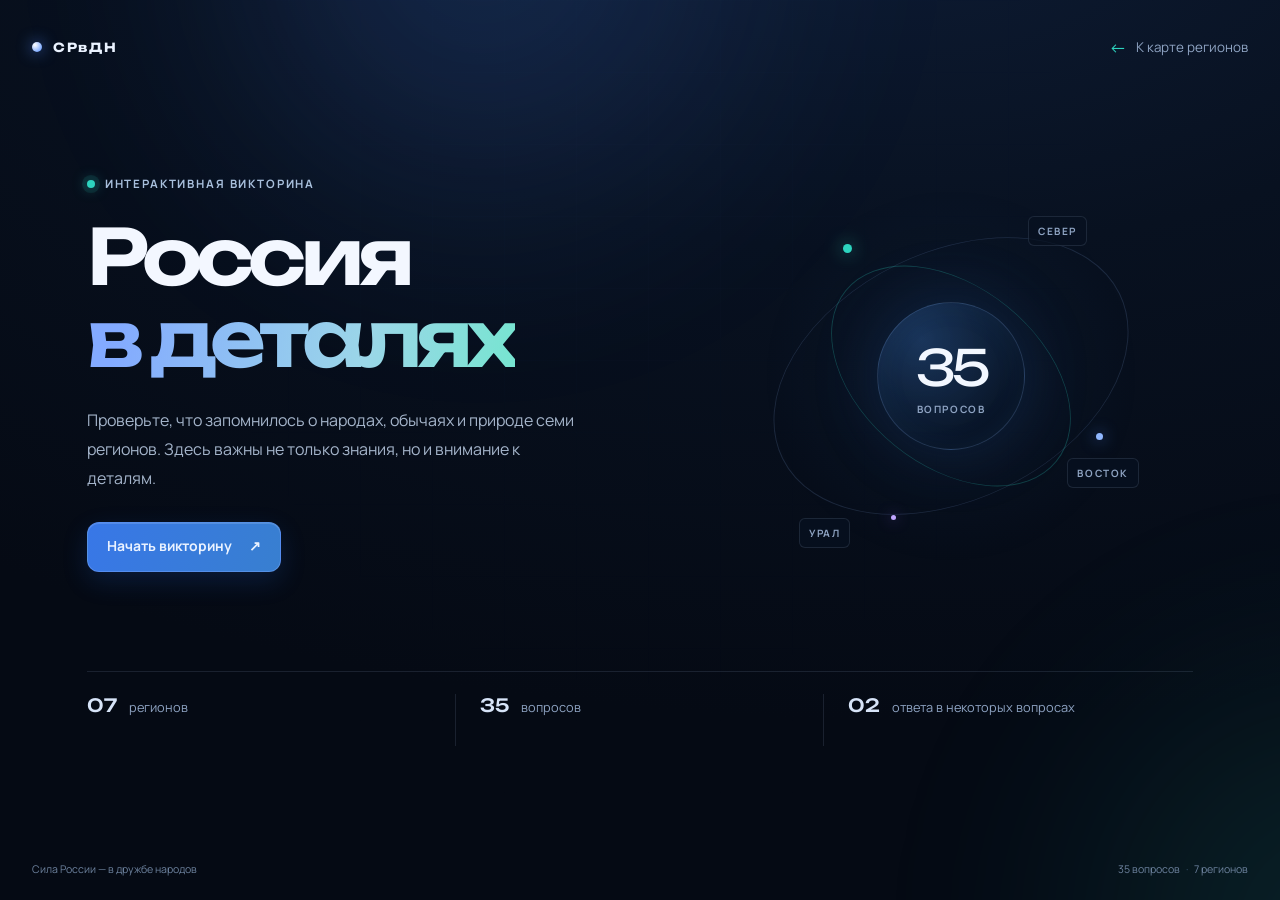
<file: тест/test.html>
<!DOCTYPE html>
<html lang="ru">
<head>
  <meta charset="UTF-8">
  <meta name="viewport" content="width=device-width, initial-scale=1">
  <meta name="theme-color" content="#081120">
  <meta name="description" content="Интерактивная викторина о народах и традициях регионов России.">
  <title>Викторина о народах России</title>
  <link rel="preconnect" href="https://fonts.googleapis.com">
  <link rel="preconnect" href="https://fonts.gstatic.com" crossorigin>
  <link href="https://fonts.googleapis.com/css2?family=Unbounded:wght@400;500;600;700&family=Manrope:wght@400;500;600;700&display=swap" rel="stylesheet">
  <link rel="stylesheet" href="../style.css">
  <link rel="stylesheet" href="test.css">
  <script src="test.js" defer></script>
</head>
<body class="quiz-page">
  <div class="quiz-atmosphere" aria-hidden="true">
    <span class="quiz-atmosphere__glow quiz-atmosphere__glow--blue"></span>
    <span class="quiz-atmosphere__glow quiz-atmosphere__glow--teal"></span>
    <span class="quiz-atmosphere__grid"></span>
  </div>

  <main class="quiz-shell">
    <header class="quiz-topbar">
      <a class="quiz-brand" href="../index.html" aria-label="На главную сайта">
        <span class="quiz-brand__mark" aria-hidden="true"></span>
        <span>СРвДН</span>
      </a>
      <a class="quiz-back-link" href="../index.html">
        <span aria-hidden="true">←</span>
        <span>К карте регионов</span>
      </a>
    </header>

    <section class="quiz-intro" id="quizIntro" aria-labelledby="quizTitle">
      <div class="quiz-intro__copy">
        <p class="quiz-eyebrow"><span class="quiz-eyebrow__dot"></span>Интерактивная викторина</p>
        <h1 class="quiz-intro__title" id="quizTitle">Россия<br><span>в деталях</span></h1>
        <p class="quiz-intro__description">Проверьте, что запомнилось о народах, обычаях и природе семи регионов. Здесь важны не только знания, но и внимание к деталям.</p>
        <button class="quiz-button quiz-button--primary quiz-start" id="startQuiz" type="button">
          Начать викторину
          <span aria-hidden="true">↗</span>
        </button>
      </div>
      <div class="quiz-intro__art" aria-hidden="true">
        <div class="quiz-orbit quiz-orbit--outer"></div>
        <div class="quiz-orbit quiz-orbit--inner"></div>
        <div class="quiz-orbit__core"><span>35</span><small>вопросов</small></div>
        <span class="quiz-orbit__point quiz-orbit__point--one"></span>
        <span class="quiz-orbit__point quiz-orbit__point--two"></span>
        <span class="quiz-orbit__point quiz-orbit__point--three"></span>
        <span class="quiz-orbit__label quiz-orbit__label--north">СЕВЕР</span>
        <span class="quiz-orbit__label quiz-orbit__label--east">ВОСТОК</span>
        <span class="quiz-orbit__label quiz-orbit__label--south">УРАЛ</span>
      </div>
      <div class="quiz-intro__facts" aria-label="О викторине">
        <div class="quiz-intro__fact"><strong>07</strong><span>регионов</span></div>
        <div class="quiz-intro__fact"><strong>35</strong><span>вопросов</span></div>
        <div class="quiz-intro__fact"><strong>02</strong><span>ответа в некоторых вопросах</span></div>
      </div>
    </section>

    <section class="quiz-stage" id="quizStage" hidden aria-label="Прохождение викторины">
      <div class="quiz-progress">
        <div class="quiz-progress__top">
          <div>
            <p class="quiz-progress__eyebrow">Ваш маршрут</p>
            <p class="quiz-progress__count"><span id="answeredCount">0</span><span class="quiz-progress__divider">/</span>35 <span class="quiz-progress__unit">отвечено</span></p>
          </div>
          <p class="quiz-progress__percent" id="progressPercent">0%</p>
        </div>
        <div class="quiz-progress__track" id="progressTrack" role="progressbar" aria-label="Прогресс отвеченных вопросов" aria-valuemin="0" aria-valuemax="35" aria-valuenow="0">
          <span class="quiz-progress__fill" id="progressFill"></span>
        </div>
      </div>

      <div class="quiz-layout">
        <section class="quiz-question-card" aria-labelledby="questionTitle">
          <div class="quiz-question-card__meta">
            <span class="quiz-question-card__number"><span id="currentQuestionNumber">01</span><span>/ 35</span></span>
            <span class="quiz-region-tag" id="questionSource"></span>
          </div>
          <p class="quiz-multiple-hint" id="multipleHint" hidden><span aria-hidden="true">＋</span> Выберите два варианта ответа</p>
          <h2 class="quiz-question" id="questionTitle" tabindex="-1"></h2>
          <div class="quiz-options" id="answerOptions" role="group" aria-labelledby="questionTitle"></div>
          <p class="quiz-feedback" id="selectionFeedback" aria-live="polite"></p>
          <div class="quiz-question-card__footer">
            <button class="quiz-button quiz-button--quiet" id="previousQuestion" type="button">
              <span aria-hidden="true">←</span> Назад
            </button>
            <button class="quiz-button quiz-button--primary" id="nextQuestion" type="button">
              Следующий вопрос <span aria-hidden="true">→</span>
            </button>
            <button class="quiz-button quiz-button--primary quiz-submit" id="submitQuiz" type="button" hidden>
              Проверить ответы <span aria-hidden="true">↗</span>
            </button>
          </div>
        </section>

        <aside class="quiz-sidebar" aria-label="Навигация по вопросам">
          <div class="quiz-sidebar__heading">
            <div>
              <p class="quiz-sidebar__eyebrow">Навигация</p>
              <h2>Ваш маршрут</h2>
            </div>
            <span class="quiz-sidebar__map-icon" aria-hidden="true">⌁</span>
          </div>
          <p class="quiz-sidebar__note">Выберите номер, чтобы перейти к вопросу.</p>
          <nav class="quiz-question-map" id="questionMap" aria-label="Номера вопросов"></nav>
          <div class="quiz-map-legend">
            <span><i class="quiz-map-legend__dot quiz-map-legend__dot--current"></i>Текущий</span>
            <span><i class="quiz-map-legend__dot quiz-map-legend__dot--answered"></i>Отвечен</span>
          </div>
        </aside>
      </div>
      <p class="quiz-submit-note" id="submitNote" aria-live="polite"></p>
    </section>

    <section class="quiz-results" id="quizResults" hidden aria-labelledby="resultTitle">
      <div class="quiz-results__hero">
        <div class="quiz-results__copy">
          <p class="quiz-eyebrow"><span class="quiz-eyebrow__dot quiz-eyebrow__dot--done"></span>Маршрут пройден</p>
          <h2 class="quiz-results__title" id="resultTitle" tabindex="-1">Ваш результат</h2>
          <p class="quiz-results__rank" id="resultRank"></p>
          <p class="quiz-results__message" id="resultMessage"></p>
        </div>
        <div class="quiz-score-ring" id="scoreRing" role="img" aria-label="Результат: 0 из 35">
          <div class="quiz-score-ring__inner">
            <strong id="scoreValue">0</strong>
            <span>из 35</span>
          </div>
        </div>
        <div class="quiz-results__stats">
          <div><strong id="scorePercent">0%</strong><span>точность</span></div>
          <div><strong id="skippedCount">0</strong><span>без ответа</span></div>
          <div><strong>07</strong><span>регионов пройдено</span></div>
        </div>
        <button class="quiz-button quiz-button--primary quiz-restart" id="restartQuiz" type="button">
          Пройти тест заново <span aria-hidden="true">↻</span>
        </button>
      </div>

      <section class="quiz-review" aria-labelledby="reviewTitle">
        <div class="quiz-review__heading">
          <div>
            <p class="quiz-progress__eyebrow">Вопрос за вопросом</p>
            <h2 id="reviewTitle">Разбор ответов</h2>
          </div>
          <p>Ваш выбор и верные варианты</p>
        </div>
        <div class="quiz-review__list" id="reviewList"></div>
      </section>
    </section>

    <footer class="quiz-footer">
      <span>Сила России — в дружбе народов</span>
      <span>35 вопросов <i aria-hidden="true">·</i> 7 регионов</span>
    </footer>
  </main>
  <noscript><p class="quiz-noscript">Для прохождения викторины необходимо включить JavaScript.</p></noscript>
</body>
</html>
</file>
<file: style.css>
:root{
--bg:#050a14; --bg2:#081120;
--text:#eaf2ff; --muted:#8ea3c2;
--blue:#4f8cff; --violet:#8b5cf6; --teal:#2dd4bf;
--glass:rgba(255,255,255,.05); --border:rgba(255,255,255,.10);
--font-display:Unbounded,sans-serif;
--font-strana:'Strana Font','Strana',Manrope,sans-serif; --font-body:'Manrope',sans-serif;

/* Новые переменные для анимаций */
--ease-out-soft: cubic-bezier(.22, .61, .36, 1);
--ease-spring: cubic-bezier(.34, 1.36, .64, 1);
--dur-fast: .28s;
--dur-base: .45s;
}
*{margin:0;padding:0;box-sizing:border-box}
body{
background:radial-gradient(120% 90% at 70% -10%, #0d1b33 0%, var(--bg2) 42%, var(--bg) 100%);
color:var(--text); font-family:var(--font-body);
min-height:100vh; overflow-x:hidden;
}
::selection{background:var(--violet);color:#fff}
/* ================= ПРЕЛОАДЕР ================= */
.preloader{position:fixed;inset:0;z-index:100;background:var(--bg);
display:flex;align-items:center;justify-content:center;
transition:opacity .55s ease, visibility .55s;
pointer-events:all}
.preloader.done{opacity:0;visibility:hidden}
.preloader__inner{display:flex;flex-direction:column;align-items:center;gap:18px}
.preloader__word{font-family:var(--font-display);font-weight:900;
font-size:clamp(2rem,6vw,4rem);letter-spacing:.35em;
background:linear-gradient(90deg,var(--blue),var(--violet),var(--teal));
-webkit-background-clip:text;background-clip:text;color:transparent;
animation:preGlow 2s ease-in-out infinite alternate}
@keyframes preGlow{from{filter:brightness(.8)}to{filter:brightness(1.35)}}
.preloader__bar{width:min(320px,60vw);height:2px;background:rgba(255,255,255,.08);border-radius:2px;overflow:hidden}
.preloader__bar span{display:block;height:100%;width:0%;
background:linear-gradient(90deg,var(--blue),var(--teal));transition:width .15s}
.preloader__pct{font-size:.8rem;letter-spacing:.2em;color:var(--muted)}
/* ================= ФОН ================= */
.bg{position:fixed;inset:0;z-index:0;overflow:hidden;pointer-events:none}
.aurora{position:absolute;border-radius:50%;filter:blur(90px);opacity:.5;mix-blend-mode:screen;will-change:transform}
.aurora--1{width:55vw;height:55vw;left:-12vw;top:-18vw;
background:radial-gradient(circle at 35% 35%, #274b8f, transparent 65%);
animation:drift1 22s ease-in-out infinite alternate}
.aurora--2{width:48vw;height:48vw;right:-14vw;top:8vh;
background:radial-gradient(circle at 60% 40%, #5b3aa8, transparent 65%);
animation:drift2 26s ease-in-out infinite alternate}
.aurora--3{width:42vw;height:42vw;left:30vw;bottom:-24vw;
background:radial-gradient(circle at 50% 50%, #0e6b5f, transparent 65%);
animation:drift1 30s ease-in-out infinite alternate-reverse}
@keyframes drift1{from{transform:translate(0,0) scale(1)}to{transform:translate(6vw,4vh) scale(1.12)}}
@keyframes drift2{from{transform:translate(0,0) scale(1.1)}to{transform:translate(-5vw,6vh) scale(.95)}}
.grid-overlay{position:absolute;inset:0;opacity:.35;
background-image:linear-gradient(rgba(120,160,255,.05) 1px,transparent 1px),
linear-gradient(90deg,rgba(120,160,255,.05) 1px,transparent 1px);
background-size:64px 64px;
mask-image:radial-gradient(ellipse at 50% 40%, #000 30%, transparent 75%)}
.noise{position:absolute;inset:0;opacity:.06;
background-image:url("data:image/svg+xml,%3Csvg xmlns='http://www.w3.org/2000/svg' width='160' height='160'%3E%3Cfilter id='n'%3E%3CfeTurbulence type='fractalNoise' baseFrequency='0.9' numOctaves='2'/%3E%3C/filter%3E%3Crect width='160' height='160' filter='url(%23n)' opacity='0.6'/%3E%3C/svg%3E")}
.cursor-light{position:absolute;width:640px;height:640px;border-radius:50%;left:0;top:0;
background:radial-gradient(circle,rgba(110,150,255,.14),transparent 60%);
will-change:transform}
/* ================= СЦЕНА ================= */
.scene{position:relative;z-index:1;min-height:100vh;display:flex;flex-direction:column;
padding:clamp(16px,2.6vw,36px) clamp(20px,4.5vw,64px)}
.top{display:flex;align-items:center;justify-content:space-between;gap:24px;flex-wrap:wrap}
.logo{font-family:var(--font-display);font-weight:700;letter-spacing:.15em;display:flex;align-items:center;gap:10px}
.logo__dot{width:10px;height:10px;border-radius:50%;
background:radial-gradient(circle at 30% 30%, #fff, var(--blue));
box-shadow:0 0 14px var(--blue);animation:pulse 2.4s infinite}
@keyframes pulse{0%,100%{box-shadow:0 0 10px var(--blue)}50%{box-shadow:0 0 22px var(--teal)}}
.nav{display:flex;align-items:center;gap:clamp(14px,2.4vw,32px)}
.nav__link{color:var(--muted);text-decoration:none;font-size:.9rem;letter-spacing:.06em;position:relative;transition:color .3s}
.nav__link::after{content:"";position:absolute;left:0;bottom:-6px;width:0;height:1px;
background:linear-gradient(90deg,var(--blue),var(--teal));transition:width .35s}
.nav__link:hover{color:var(--text)}
.nav__link:hover::after{width:100%}
.nav__cta{padding:10px 22px;border:1px solid var(--border);border-radius:100px;
color:var(--text);text-decoration:none;font-size:.85rem;letter-spacing:.05em;
background:var(--glass);backdrop-filter:blur(8px);
/* Обновленная кнопка CTA с новыми переходами */
transition:
    transform .35s var(--ease-spring),
    border-color .3s var(--ease-out-soft),
    box-shadow .4s var(--ease-out-soft);
}
.nav__cta:hover{
    border-color:var(--blue);
    box-shadow:0 0 24px rgba(79,140,255,.35);
    transform: translateY(-2px) scale(1.02);
}
/* ================= ЗАГОЛОВОК ================= */
.hero{flex:1;display:flex;flex-direction:column;gap:clamp(8px,1.6vh,20px);padding-top:clamp(8px,2vh,24px)}
.hero__head{display:flex;flex-direction:column;gap:14px}
.title{font-family:var(--font-display);font-weight:900;
font-size:clamp(1.7rem,4.4vw,3.6rem);line-height:1.02}
.title__row--stroke,
.title__row--stroke .ch{font-family:var(--font-strana);font-weight:600;letter-spacing:.015em;}
.title__row{display:block;position:relative;width:fit-content}
.title__row .ch{display:inline-block;opacity:0;transform:translateY(.7em) rotateX(-70deg);
background:linear-gradient(120deg,#fff 20%,#9db9ff 55%,#6ee7d8 90%);
-webkit-background-clip:text;background-clip:text;color:transparent;
animation:chIn .9s cubic-bezier(.2,.7,.2,1) forwards}
.title__row--stroke .ch{background:none;color:transparent;-webkit-text-stroke:1.5px rgba(160,190,255,.75)}
@keyframes chIn{to{opacity:1;transform:none}}
.hint{display:flex;align-items:center;gap:12px;color:var(--muted);
font-size:.88rem;letter-spacing:.04em}
.hint__pulse{width:9px;height:9px;border-radius:50%;background:var(--teal);flex:none;
box-shadow:0 0 0 0 rgba(45,212,191,.6);animation:hintPulse 2s infinite}
@keyframes hintPulse{to{box-shadow:0 0 0 12px rgba(45,212,191,0)}}
/* ================= КАРТА ================= */
.map-wrap{position:relative;flex:1;min-height:0;perspective:1200px}
.map-glow{position:absolute;inset:12% 6%;border-radius:50%;
background:radial-gradient(ellipse at 50% 45%, rgba(79,140,255,.16), rgba(139,92,246,.07) 45%, transparent 70%);
filter:blur(34px);
/* Добавлены переходы для glow */
transition: opacity .8s var(--ease-out-soft), transform .8s var(--ease-out-soft);
}
.map{position:relative;width:100%;height:100%;max-height:62vh;display:block;margin:0 auto;
overflow:visible;transform-style:preserve-3d;will-change:transform}

/* --- СТАРЫЕ СТИЛИ REGION УДАЛЕНЫ И ЗАМЕНЕНЫ НИЖЕ --- */

#mapSvg {
overflow: visible !important;
}
@keyframes drawStroke {
to {
stroke-dashoffset: 0
}
}
@keyframes fadeFill {
to {
fill-opacity: 1
}
}
/* ---- ТУЛТИП (Базовая структура сохранена, детали ниже) ---- */
.tooltip {
position: absolute;
z-index: 5;
pointer-events: none;
padding: 8px 14px;
border-radius: 10px;
font-size: .82rem;
font-weight: 600;
letter-spacing: .03em;
color: #eaf2ff;
background: rgba(10, 18, 34, .85);
border: 1px solid var(--border);
backdrop-filter: blur(10px);
box-shadow: 0 10px 30px rgba(0, 0, 0, .45);
white-space: nowrap;
}
/* ================= ПОЯВЛЕНИЕ ================= */
.reveal {
opacity: 0;
transform: translateY(34px);
filter: blur(6px);
}
.reveal.shown {
opacity: 1;
transform: none;
filter: none;
transition: opacity 1.1s cubic-bezier(.2, .7, .2, 1), transform 1.1s cubic-bezier(.2, .7, .2, 1), filter 1.1s;
transition-delay: 0s;
}
/* ================= ГЛАВНАЯ: КУЛЬТУРНАЯ КАРТА ================= */
.home-scene {
     width: min(100%, 1720px);
     min-height: 100vh;
     min-height: 100svh;
     margin: 0 auto;
     padding: clamp(18px, 2.2vw, 34px) clamp(20px, 4vw, 64px) clamp(18px, 2.2vw, 32px);
 }
 .home-top {
     flex: none;
     min-height: 46px;
     animation: home-enter .56s cubic-bezier(.2, .7, .2, 1) both;
 }
 .home-logo {
     color: var(--text);
     text-decoration: none;
 }
 .home-logo:focus-visible,
 .home-nav__link:focus-visible,
 .home-hero__explore:focus-visible,
 .region-index__link:focus-visible,
 .tooltip__cta:focus-visible {
     outline: 2px solid var(--teal);
     outline-offset: 4px;
 }
 .home-nav {
     gap: clamp(16px, 2.5vw, 32px);
 }
 .home-nav__link {
     color: var(--muted);
     font-size: .82rem;
     text-decoration: none;
     transition: color .2s ease;
 }
 .home-nav__link:hover {
     color: var(--text);
 }
 .home-nav .nav__cta {
     display: inline-flex;
     align-items: center;
     gap: 12px;
 }
 .home-nav .nav__cta span {
     color: var(--teal);
 }
 .home-hero {
     width: 100%;
     flex: 1;
     display: grid;
     grid-template-columns: minmax(280px, .72fr) minmax(0, 1.28fr);
     grid-template-rows: minmax(0, 1fr);
     align-items: center;
     gap: clamp(24px, 4vw, 66px);
     padding: clamp(34px, 6vh, 74px) 0 clamp(24px, 4vh, 44px);
 }
 .home-hero__copy {
     position: relative;
     z-index: 2;
     max-width: 560px;
     padding: 0 0 18px;
     animation: home-enter .66s .06s cubic-bezier(.2, .7, .2, 1) both;
 }
 .home-hero__eyebrow,
 .map-wrap__eyebrow,
 .tooltip__eyebrow {
     display: flex;
     align-items: center;
     gap: 11px;
     color: #a5b9d3;
     font-size: .7rem;
     font-weight: 700;
     letter-spacing: .16em;
     line-height: 1.5;
     text-transform: uppercase;
 }
 .home-hero__eyebrow {
     margin-bottom: clamp(19px, 3vh, 32px);
 }
 .home-hero__eyebrow .hint__pulse {
     width: 8px;
     height: 8px;
 }
 .home-hero__title {
     margin: 0;
     color: #f0f5ff;
     font-family: var(--font-display);
     font-size: clamp(2.25rem, 3.5vw, 3.2rem);
     font-weight: 700;
     letter-spacing: -.075em;
     line-height: 1.18;
 }
 .home-hero__title span {
     color: transparent;
     background: linear-gradient(110deg, #90b0ff 4%, #a8c8f5 54%, #70dfd0 100%);
     -webkit-background-clip: text;
     background-clip: text;
 }
 .home-hero__description {
     max-width: 430px;
     margin: clamp(20px, 3vh, 30px) 0 0;
     color: #9dafc8;
     font-size: clamp(.9rem, 1.2vw, 1.02rem);
     line-height: 1.85;
 }
 .home-hero__explore {
     width: fit-content;
     margin-top: 25px;
     display: inline-flex;
     align-items: center;
     gap: 12px;
     color: #d9e5f7;
     font-size: .84rem;
     font-weight: 600;
     text-decoration: none;
     transition: color .2s ease;
 }
 .home-hero__explore:hover {
     color: #fff;
 }
 .home-hero__explore-icon {
     width: 34px;
     height: 34px;
     display: grid;
     place-items: center;
     border: 1px solid rgba(127, 164, 224, .3);
     border-radius: 50%;
     color: var(--teal);
     font-size: 1rem;
     /* Обновленные переходы для иконки */
     transition:
         transform .35s var(--ease-spring),
         border-color .3s var(--ease-out-soft),
         background-color .3s var(--ease-out-soft);
 }
 .home-hero__explore:hover .home-hero__explore-icon {
     transform: translateY(3px);
     border-color: rgba(45, 212, 191, .62);
     background: rgba(45, 212, 191, .08);
 }
 .home-hero__facts {
     display: flex;
     gap: clamp(20px, 3vw, 38px);
     margin-top: clamp(32px, 6vh, 64px);
     padding-top: 17px;
     border-top: 1px solid rgba(168, 194, 232, .13);
 }
 .home-hero__facts div {
     display: grid;
     gap: 6px;
 }
 .home-hero__facts strong {
     color: #e2edfb;
     font-family: var(--font-display);
     font-size: 1.12rem;
     font-weight: 500;
     letter-spacing: -.04em;
 }
 .home-hero__facts span {
     color: var(--muted);
     font-size: .68rem;
     letter-spacing: .02em;
 }
 .map-wrap {
     position: relative;
     z-index: 1;
     min-width: 0;
     align-self: center;
     padding: clamp(17px, 2.5vw, 30px) clamp(15px, 2.2vw, 27px) 19px;
     overflow: visible;
     border: 1px solid rgba(152, 182, 225, .15);
     border-radius: 20px;
     background:
         radial-gradient(ellipse at 62% 46%, rgba(52, 93, 151, .13), transparent 59%),
         linear-gradient(145deg, rgba(13, 27, 48, .9), rgba(5, 12, 24, .82));
     box-shadow: 0 24px 70px rgba(0, 0, 0, .25), inset 0 1px 0 rgba(231, 240, 255, .035);
     scroll-margin-top: 24px;
     animation: home-enter .7s .12s cubic-bezier(.2, .7, .2, 1) both;
 }
 .map-wrap__header {
     position: relative;
     z-index: 4;
     display: flex;
     align-items: end;
     justify-content: space-between;
     gap: 15px;
     margin-bottom: 3px;
     scroll-margin-top: 24px;
 }
 .map-wrap__eyebrow {
     gap: 8px;
     margin: 0 0 7px;
     color: #8299b8;
     font-size: .58rem;
     letter-spacing: .15em;
 }
 .map-wrap__eyebrow-mark {
     width: 6px;
     height: 6px;
     border-radius: 50%;
     background: var(--blue);
     box-shadow: 0 0 10px rgba(79, 140, 255, .72);
 }
 .map-wrap__title {
     margin: 0;
     color: #e6effd;
     font-size: clamp(.95rem, 1.3vw, 1.14rem);
     font-weight: 600;
     letter-spacing: -.035em;
 }
 .map-wrap__hint {
     margin: 0 0 3px;
     display: inline-flex;
     align-items: center;
     gap: 8px;
     color: #7e92af;
     font-size: .64rem;
     white-space: nowrap;
 }
 .map-wrap__hint > span:last-child {
     color: var(--teal);
     font-size: .9rem;
 }
 .map-wrap__hint-touch {
     display: none;
 }
 .map-glow {
     position: absolute;
     inset: 14% 6% 23%;
     z-index: 0;
     border-radius: 50%;
     background: radial-gradient(ellipse at 52% 47%, rgba(79, 140, 255, .18), rgba(45, 212, 191, .055) 48%, transparent 74%);
     filter: blur(28px);
     pointer-events: none;
 }
 .map-stage {
     position: relative;
     z-index: 1;
     width: 100%;
     margin: 0 auto;
     overflow: visible;
     isolation: isolate;
 }
 .map {
     position: relative;
     z-index: 1;
     width: 100%;
     height: auto;
     max-height: min(60vh, 690px);
     display: block;
     margin: 0 auto;
     overflow: visible;
     transform: none;
     transform-style: flat;
     will-change: auto;
     animation: map-appear .85s cubic-bezier(.2, .7, .2, 1) both;
 }
 .map-region-link {
     cursor: pointer;
 }
 
 /* ================= ПЛАВНЫЕ АНИМАЦИИ КАРТЫ (НОВЫЙ БЛОК) ================= */

/* Отключаем старый резкий scale-эффект на SVG-путях:
   на стрелках/контурах он вызывал дёрганье и рассинхрон со страницей. */
.region {
    transform: none;
    transition:
        fill .45s var(--ease-out-soft),
        stroke .45s var(--ease-out-soft),
        stroke-width .45s var(--ease-out-soft),
        opacity .45s var(--ease-out-soft),
        filter .45s var(--ease-out-soft);
}

.region:hover {
    transform: none;
    filter: none;
    box-shadow: none;
}

/* Группа регионов: плавное приглушение соседей при наведении */
.map-region-link .region {
    stroke: rgba(218, 232, 255, .23);
    stroke-width: 1;
    vector-effect: non-scaling-stroke;
    opacity: 1;
    transition:
        opacity .4s var(--ease-out-soft),
        stroke .4s var(--ease-out-soft),
        stroke-width .4s var(--ease-out-soft),
        filter .5s var(--ease-out-soft);
}

.map-wrap.is-interacting .map-region-link:not(.is-active) .region {
    opacity: .38;
    filter: saturate(.6) brightness(.85);
}

.map-region-link:hover .region,
.map-region-link.is-active .region {
    opacity: 1;
    stroke: rgba(231, 243, 255, .95);
    stroke-width: 1.8;
    /* мягкое свечение цвета региона через drop-shadow */
    filter: drop-shadow(0 0 6px var(--region-color, #4f8cff))
            drop-shadow(0 0 14px var(--region-color, #4f8cff));
}

/* Лёгкое «дыхание» активной области */
@keyframes regionBreath {
    0%, 100% { filter: drop-shadow(0 0 4px var(--region-color, #4f8cff)) drop-shadow(0 0 10px var(--region-color, #4f8cff)); }
    50%      { filter: drop-shadow(0 0 8px var(--region-color, #4f8cff)) drop-shadow(0 0 20px var(--region-color, #4f8cff)); }
}

.map-region-link.is-active .region {
    animation: regionBreath 2.6s ease-in-out infinite;
}

/* Фокус с клавиатуры — без анимации, но заметный */
.map-region-link:focus-visible {
     outline: none;
 }
.map-region-link:focus-visible .region {
    opacity: 1;
    stroke: #bbfff2;
    stroke-width: 2.5;
    animation: none;
}

.map-region-link:active .region {
    stroke: #bbfff2;
}

/* ================= ТУЛТИП (ОБНОВЛЕННЫЙ) ================= */

.tooltip {
    position: absolute;
    z-index: 6;
    width: min(224px, calc(100% - 24px));
    padding: 14px 15px 12px;
    display: flex;
    flex-direction: column;
    align-items: flex-start;
    gap: 7px;
    border: 1px solid rgba(151, 183, 231, .32);
    border-radius: 12px;
    background: rgba(8, 18, 34, .97);
    box-shadow: 0 15px 42px rgba(0, 0, 0, .42), 0 0 24px rgba(55, 114, 206, .12);
    
    /* Новые плавные переходы */
    opacity: 0;
    transform: translateY(8px) scale(.96);
    transform-origin: top left;
    transition:
        opacity .28s var(--ease-out-soft),
        transform .42s var(--ease-spring);
    will-change: transform, opacity;
    
    white-space: normal;
    pointer-events: auto;
}

.tooltip.show {
    opacity: 1;
    transform: translateY(0) scale(1);
}

/* Тултип не должен «мигать» при быстром проводе между регионами */
.tooltip[hidden] {
    display: none;
}

.tooltip::after {
    content: none;
}

.tooltip__eyebrow {
    gap: 6px;
    color: #7f98b8;
    font-size: .52rem;
    letter-spacing: .12em;
}
.tooltip__dot {
    width: 5px;
    height: 5px;
    border-radius: 50%;
    background: var(--region-color, var(--teal));
    box-shadow: 0 0 8px var(--region-color, var(--teal));
}
.tooltip__title {
    color: #eff5ff;
    font-family: var(--font-display);
    font-size: .98rem;
    font-weight: 500;
    letter-spacing: -.035em;
}
.tooltip__description {
    color: #9dafc8;
    font-size: .7rem;
    line-height: 1.55;
}
.tooltip__cta {
    width: 100%;
    margin-top: 4px;
    padding-top: 9px;
    display: flex;
    align-items: center;
    justify-content: space-between;
    border-top: 1px solid rgba(168, 194, 232, .13);
    color: #bbd3f7;
    font-size: .69rem;
    font-weight: 700;
    text-decoration: none;
    /* Обновленный переход для кнопки внутри тултипа */
    transition: color .25s var(--ease-out-soft), gap .3s var(--ease-spring);
}
.tooltip__cta:hover {
    color: var(--region-color, var(--teal));
}
.tooltip__cta span:last-child {
    color: var(--region-color, var(--teal));
    font-size: .9rem;
    transition: transform .35s var(--ease-spring);
}
.tooltip__cta:hover span:last-child {
    transform: translateX(3px);
}


/* ================= ПРАВЫЙ СПИСОК РЕГИОНОВ (ОБНОВЛЕННЫЙ) ================= */

.region-index {
    position: relative;
    z-index: 3;
    display: grid;
    grid-template-columns: repeat(4, minmax(0, 1fr));
    gap: 7px;
    margin-top: 3px;
}
.region-index__link {
    min-width: 0;
    min-height: 36px;
    padding: 0 9px;
    display: flex;
    align-items: center;
    gap: 7px;
    border: 1px solid rgba(146, 174, 215, .12);
    border-radius: 7px;
    background: rgba(255, 255, 255, .022);
    color: #b5c5dc;
    font-size: .64rem;
    font-weight: 600;
    text-decoration: none;
    
    /* Новые плавные переходы */
    transition:
        color .3s var(--ease-out-soft),
        border-color .3s var(--ease-out-soft),
        background-color .3s var(--ease-out-soft),
        transform .35s var(--ease-spring),
        box-shadow .35s var(--ease-out-soft);
}
.region-index__link:hover,
.region-index__link.is-active {
    transform: translateY(-2px);
    border-color: rgba(92, 147, 231, .45);
    background: rgba(66, 117, 196, .1);
    color: #eff5ff;
    box-shadow: 0 6px 18px rgba(30, 70, 140, .25);
}
.region-index__number {
    color: var(--region-color, #6480a4);
    font-family: var(--font-display);
    font-size: .55rem;
    font-weight: 500;
}
.region-index__arrow {
    margin-left: auto;
    color: #6e94c8;
    font-size: .73rem;
    /* Новый переход для стрелки */
    transition: transform .35s var(--ease-spring), color .3s ease;
}
.region-index__link:hover .region-index__arrow {
    color: var(--region-color, var(--teal));
    transform: translate(2px, -2px) scale(1.1);
}

/* ================= АТМОСФЕРА КАРТЫ ================= */
.map-atmosphere {
    position: absolute;
    z-index: 0;
    inset: 7% 11% 9%;
    overflow: hidden;
    border-radius: 50%;
    pointer-events: none;
}
.map-atmosphere__ring {
    position: absolute;
    top: 47%;
    left: 51%;
    width: 78%;
    aspect-ratio: 1;
    border: 1px solid rgba(130, 166, 221, .09);
    border-radius: 50%;
    transform: translate(-50%, -50%) scaleY(.57);
}
.map-atmosphere__ring--two {
    width: 55%;
    border-color: rgba(45, 212, 191, .08);
    transform: translate(-50%, -50%) rotate(38deg) scaleY(.57);
}
.map-atmosphere__pin {
    position: absolute;
    width: 5px;
    height: 5px;
    border-radius: 50%;
    background: #8cb4ff;
    box-shadow: 0 0 13px rgba(79, 140, 255, .72);
}
.map-atmosphere__pin--one {
    top: 21%;
    right: 25%;
}
.map-atmosphere__pin--two {
    bottom: 25%;
    left: 20%;
    width: 4px;
    height: 4px;
    background: var(--teal);
    box-shadow: 0 0 12px rgba(45, 212, 191, .7);
}

/* Эффекты взаимодействия с картой */
.map-wrap.is-interacting .map-glow {
    opacity: .85;
    transform: scale(1.02);
}

@keyframes home-enter {
    from {
        opacity: 0;
        transform: translateY(10px);
    }
    to {
        opacity: 1;
        transform: translateY(0);
    }
}
@keyframes map-appear {
    from {
        opacity: 0;
        transform: translateY(12px) scale(.985);
    }
    to {
        opacity: 1;
        transform: translateY(0) scale(1);
    }
}
@media (min-width: 1500px) {
    .home-hero {
        grid-template-columns: minmax(340px, .74fr) minmax(0, 1.26fr);
    }
}
@media (max-width: 1050px) {
    .home-scene {
        padding-right: clamp(22px, 3vw, 34px);
        padding-left: clamp(22px, 3vw, 34px);
    }
    .home-hero {
        grid-template-columns: minmax(240px, .7fr) minmax(0, 1.3fr);
        gap: 23px;
    }
    .home-hero__title {
        font-size: clamp(2.15rem, 4.5vw, 3.3rem);
    }
    .map-wrap {
        padding-right: 17px;
        padding-left: 17px;
    }
    .region-index {
        grid-template-columns: repeat(4, minmax(0, 1fr));
    }
}
@media (max-width: 760px) {
    .home-scene {
        min-height: 100vh;
        min-height: 100svh;
        padding: 18px 20px 17px;
    }
    .home-top {
        margin-bottom: 0;
    }
    .home-nav__link {
        display: none;
    }
    .home-nav .nav__cta {
        padding: 9px 15px;
        font-size: .75rem;
    }
    .home-hero {
        grid-template-columns: minmax(0, 1fr);
        grid-template-rows: auto auto;
        gap: 24px;
        align-content: start;
        padding: clamp(34px, 7vh, 58px) 0 28px;
    }
    .home-hero__copy {
        max-width: 610px;
        padding: 0;
    }
    .home-hero__eyebrow {
        margin-bottom: 18px;
    }
    .home-hero__title {
        font-size: clamp(2.45rem, 8.4vw, 4.1rem);
        line-height: 1.15;
    }
    .home-hero__description {
        max-width: 540px;
        margin-top: 17px;
        font-size: .88rem;
        line-height: 1.68;
    }
    .home-hero__explore {
        display: none;
    }
    .home-hero__facts {
        display: none;
    }
    .map-wrap {
        width: 100%;
        padding: 17px 15px 15px;
        border-radius: 16px;
    }
    .map-wrap__header {
        align-items: center;
        margin-bottom: 1px;
    }
    .map-wrap__eyebrow {
        margin-bottom: 5px;
        font-size: .52rem;
    }
    .map-wrap__title {
        font-size: .92rem;
    }
    .map-wrap__hint {
        font-size: .6rem;
    }
    .map-wrap__hint-desktop {
        display: none;
    }
    .map-wrap__hint-touch {
        display: inline;
    }
    .map {
        max-height: none;
    }
    .region-index {
        grid-template-columns: repeat(2, minmax(0, 1fr));
        gap: 6px;
        margin-top: 1px;
    }
    .region-index__link {
        min-height: 37px;
        padding: 0 8px;
        font-size: .67rem;
    }
    .tooltip {
        position: absolute;
        right: 12px;
        left: 12px;
        top: 82px;
        bottom: auto;
        width: auto;
        padding: 10px 12px 9px;
        gap: 4px;
        border-radius: 10px;
        transform: translateY(5px);
    }
    .tooltip.show {
        transform: translateY(0);
    }
    .tooltip__eyebrow {
        font-size: .47rem;
    }
    .tooltip__title {
        font-size: .83rem;
    }
    .tooltip__description {
        font-size: .64rem;
    }
    .tooltip__cta {
        margin-top: 2px;
        padding-top: 6px;
        font-size: .63rem;
    }
}
@media (max-width: 420px) {
    .home-scene {
        padding-right: 14px;
        padding-left: 14px;
    }
    .home-top .logo {
        font-size: .77rem;
    }
    .home-nav .nav__cta {
        padding: 8px 11px;
        gap: 7px;
        font-size: .69rem;
    }
    .home-hero {
        gap: 19px;
        padding-top: 31px;
    }
    .home-hero__title {
        font-size: clamp(2.15rem, 9vw, 2.8rem);
    }
    .home-hero__description {
        max-width: 350px;
        font-size: .8rem;
    }
    .map-wrap {
        padding: 14px 11px 12px;
    }
    .map-wrap__title {
        font-size: .82rem;
    }
    .map-wrap__hint {
        gap: 4px;
        font-size: .53rem;
    }
    .region-index__link {
        min-height: 35px;
        padding: 0 7px;
        gap: 5px;
        font-size: .62rem;
    }
    .tooltip {
        right: 8px;
        left: 8px;
        top: 72px;
    }
}

/* ================= ДОСТУПНОСТЬ ================= */

@media (prefers-reduced-motion: reduce) {
    *,
    *::before,
    *::after {
        animation-duration: .01ms !important;
        animation-iteration-count: 1 !important;
        scroll-behavior: auto !important;
        transition-duration: .01ms !important;
    }
    
    /* Дополнительные переопределения для сложных элементов карты */
    .region,
    .region-index__link,
    .tooltip,
    .map-region-link .region {
        transition-duration: .01ms !important;
    }

    .map-region-link.is-active .region {
        animation: none !important;
    }
}
</file>
<file: тест/test.css>
.quiz-page {
  --quiz-ink: #eaf2ff;
  --quiz-muted: #8ea3c2;
  --quiz-blue: #4f8cff;
  --quiz-teal: #2dd4bf;
  --quiz-violet: #8b5cf6;
  --quiz-line: rgba(168, 194, 232, .13);
  --quiz-panel: rgba(8, 17, 32, .84);
  position: relative;
  isolation: isolate;
  color: var(--quiz-ink);
  font-family: var(--font-body, 'Manrope', sans-serif);
}

.quiz-page [hidden] {
  display: none !important;
}

.quiz-atmosphere {
  position: fixed;
  z-index: -1;
  inset: 0;
  overflow: hidden;
  pointer-events: none;
}

.quiz-atmosphere__glow {
  position: absolute;
  width: min(62vw, 760px);
  aspect-ratio: 1;
  border-radius: 50%;
  filter: blur(100px);
  opacity: .27;
}

.quiz-atmosphere__glow--blue {
  top: -34vw;
  left: 8%;
  background: radial-gradient(circle, rgba(79, 140, 255, .8), transparent 68%);
}

.quiz-atmosphere__glow--teal {
  right: -34vw;
  bottom: -32vw;
  background: radial-gradient(circle, rgba(45, 212, 191, .55), transparent 68%);
}

.quiz-atmosphere__grid {
  position: absolute;
  inset: 0;
  opacity: .23;
  background-image:
    linear-gradient(rgba(120, 160, 255, .045) 1px, transparent 1px),
    linear-gradient(90deg, rgba(120, 160, 255, .045) 1px, transparent 1px);
  background-size: 72px 72px;
  mask-image: radial-gradient(ellipse at 50% 25%, #000 8%, transparent 76%);
}

.quiz-shell {
  position: relative;
  z-index: 1;
  width: min(1220px, calc(100% - 64px));
  min-height: 100vh;
  margin: 0 auto;
  padding: 28px 0 24px;
  display: flex;
  flex-direction: column;
}

.quiz-topbar,
.quiz-brand,
.quiz-back-link,
.quiz-progress__top,
.quiz-question-card__meta,
.quiz-question-card__footer,
.quiz-sidebar__heading,
.quiz-map-legend,
.quiz-review__heading,
.quiz-footer {
  display: flex;
  align-items: center;
  justify-content: space-between;
}

.quiz-topbar {
  min-height: 38px;
  margin-bottom: clamp(38px, 7vh, 76px);
}

.quiz-brand {
  justify-content: flex-start;
  gap: 11px;
  color: var(--quiz-ink);
  text-decoration: none;
  font-family: var(--font-display, 'Unbounded', sans-serif);
  font-size: .78rem;
  font-weight: 700;
  letter-spacing: .14em;
}

.quiz-brand__mark {
  width: 10px;
  height: 10px;
  border-radius: 50%;
  background: radial-gradient(circle at 30% 30%, #fff, var(--quiz-blue));
  box-shadow: 0 0 15px rgba(79, 140, 255, .8);
}

.quiz-back-link {
  justify-content: flex-start;
  gap: 9px;
  color: var(--quiz-muted);
  font-size: .84rem;
  text-decoration: none;
  transition: color .2s ease;
}

.quiz-back-link span:first-child {
  color: var(--quiz-teal);
  font-size: 1.1rem;
  transition: transform .2s ease;
}

.quiz-back-link:hover {
  color: var(--quiz-ink);
}

.quiz-back-link:hover span:first-child {
  transform: translateX(-3px);
}

.quiz-intro {
  position: relative;
  display: grid;
  grid-template-columns: minmax(0, 1fr) minmax(300px, .85fr);
  column-gap: 52px;
  align-items: center;
  flex: 1;
  min-height: 440px;
  padding: 0 4.5% 46px;
  animation: quiz-enter .65s cubic-bezier(.2, .7, .2, 1) both;
}

.quiz-intro__copy {
  position: relative;
  z-index: 1;
  max-width: 610px;
}

.quiz-eyebrow {
  display: flex;
  align-items: center;
  gap: 10px;
  margin-bottom: 23px;
  color: #a8bfdc;
  font-size: .72rem;
  font-weight: 700;
  letter-spacing: .16em;
  line-height: 1.5;
  text-transform: uppercase;
}

.quiz-eyebrow__dot {
  width: 8px;
  height: 8px;
  flex: none;
  border-radius: 50%;
  background: var(--quiz-teal);
  box-shadow: 0 0 0 5px rgba(45, 212, 191, .1), 0 0 14px rgba(45, 212, 191, .65);
}

.quiz-eyebrow__dot--done {
  background: #7ee6c8;
  box-shadow: 0 0 0 5px rgba(126, 230, 200, .1);
}

.quiz-intro__title,
.quiz-results__title {
  margin: 0;
  color: #f3f7ff;
  font-family: var(--font-display, 'Unbounded', sans-serif);
  font-size: clamp(2.65rem, 6vw, 5.55rem);
  font-weight: 600;
  letter-spacing: -.075em;
  line-height: 1.08;
}

.quiz-intro__title span {
  color: transparent;
  background: linear-gradient(100deg, #83aaff 8%, #9bd6e8 65%, #76e5d0);
  background-clip: text;
  -webkit-background-clip: text;
}

.quiz-intro__description {
  max-width: 500px;
  margin: 25px 0 29px;
  color: #a4b4ca;
  font-size: 1rem;
  line-height: 1.8;
}

.quiz-button {
  min-height: 50px;
  padding: 0 19px;
  display: inline-flex;
  align-items: center;
  justify-content: center;
  gap: 17px;
  border: 1px solid transparent;
  border-radius: 12px;
  color: var(--quiz-ink);
  font: 700 .87rem/1.2 var(--font-body, 'Manrope', sans-serif);
  text-align: center;
  cursor: pointer;
  transition: transform .2s ease, border-color .2s ease, background-color .2s ease, box-shadow .2s ease;
}

.quiz-button:active {
  transform: translateY(1px) scale(.99);
}

.quiz-button--primary {
  border-color: rgba(133, 174, 255, .38);
  background: linear-gradient(110deg, #3877e7, #387fd0);
  box-shadow: 0 9px 26px rgba(32, 96, 203, .2), inset 0 1px 0 rgba(255, 255, 255, .14);
}

.quiz-button--primary:hover {
  border-color: rgba(170, 206, 255, .8);
  background: linear-gradient(110deg, #4688f2, #4298df);
  box-shadow: 0 12px 30px rgba(32, 96, 203, .32);
  transform: translateY(-2px);
}

.quiz-button--quiet {
  border-color: var(--quiz-line);
  background: rgba(255, 255, 255, .025);
  color: #b7c7db;
}

.quiz-button--quiet:hover:not(:disabled) {
  border-color: rgba(130, 169, 222, .34);
  background: rgba(255, 255, 255, .055);
  color: #f0f5ff;
}

.quiz-button:disabled {
  opacity: .38;
  cursor: not-allowed;
  box-shadow: none;
  transform: none;
}

.quiz-button:focus-visible,
.quiz-back-link:focus-visible,
.quiz-brand:focus-visible,
.quiz-answer:focus-visible,
.quiz-map-button:focus-visible,
.quiz-review-item summary:focus-visible {
  outline: 3px solid #83ead9;
  outline-offset: 4px;
}

.quiz-intro__art {
  position: relative;
  width: min(100%, 400px);
  aspect-ratio: 1;
  justify-self: center;
  display: grid;
  place-items: center;
  margin-top: 5px;
  border-radius: 50%;
  background: radial-gradient(circle, rgba(29, 57, 95, .16), transparent 66%);
}

.quiz-orbit {
  position: absolute;
  border: 1px solid rgba(140, 176, 232, .16);
  border-radius: 50%;
}

.quiz-orbit--outer {
  inset: 3%;
  transform: rotate(-26deg) scaleY(.66);
}

.quiz-orbit--inner {
  inset: 16%;
  border-color: rgba(45, 212, 191, .25);
  transform: rotate(39deg) scaleY(.66);
}

.quiz-orbit__core {
  width: 37%;
  aspect-ratio: 1;
  display: flex;
  flex-direction: column;
  align-items: center;
  justify-content: center;
  border: 1px solid rgba(126, 167, 232, .23);
  border-radius: 50%;
  background: radial-gradient(circle at 30% 25%, rgba(46, 94, 156, .46), rgba(9, 21, 39, .9) 72%);
  box-shadow: 0 0 70px rgba(48, 115, 207, .18), inset 0 0 28px rgba(70, 124, 205, .08);
}

.quiz-orbit__core span {
  color: #f2f7ff;
  font-family: var(--font-display, 'Unbounded', sans-serif);
  font-size: clamp(2rem, 4vw, 3.1rem);
  letter-spacing: -.08em;
}

.quiz-orbit__core small,
.quiz-orbit__label {
  color: #8ea3c2;
  font-size: .63rem;
  font-weight: 700;
  letter-spacing: .16em;
  text-transform: uppercase;
}

.quiz-orbit__core small {
  margin-top: 4px;
}

.quiz-orbit__point {
  position: absolute;
  width: 9px;
  aspect-ratio: 1;
  border-radius: 50%;
  background: var(--quiz-teal);
  box-shadow: 0 0 17px rgba(45, 212, 191, .7);
}

.quiz-orbit__point--one {
  top: 17%;
  left: 23%;
}

.quiz-orbit__point--two {
  right: 12%;
  bottom: 34%;
  width: 7px;
  background: #90b7ff;
  box-shadow: 0 0 15px rgba(79, 140, 255, .8);
}

.quiz-orbit__point--three {
  bottom: 14%;
  left: 35%;
  width: 5px;
  background: #c0a6ff;
  box-shadow: 0 0 14px rgba(139, 92, 246, .75);
}

.quiz-orbit__label {
  position: absolute;
  padding: 7px 9px;
  border: 1px solid rgba(142, 163, 194, .16);
  border-radius: 6px;
  background: rgba(8, 17, 32, .72);
}

.quiz-orbit__label--north {
  top: 10%;
  right: 16%;
}

.quiz-orbit__label--east {
  right: 3%;
  bottom: 22%;
}

.quiz-orbit__label--south {
  bottom: 7%;
  left: 12%;
}

.quiz-intro__facts {
  grid-column: 1 / -1;
  display: grid;
  grid-template-columns: repeat(3, minmax(0, 1fr));
  margin-top: 11px;
  padding-top: 22px;
  border-top: 1px solid var(--quiz-line);
}

.quiz-intro__fact {
  min-height: 52px;
  padding: 0 24px;
  display: flex;
  align-items: baseline;
  gap: 12px;
  border-right: 1px solid var(--quiz-line);
}

.quiz-intro__fact:first-child {
  padding-left: 0;
}

.quiz-intro__fact:last-child {
  border-right: 0;
}

.quiz-intro__fact strong {
  color: #d7e4f8;
  font-family: var(--font-display, 'Unbounded', sans-serif);
  font-size: 1.14rem;
  font-weight: 500;
}

.quiz-intro__fact span {
  color: var(--quiz-muted);
  font-size: .8rem;
}

.quiz-stage,
.quiz-results {
  animation: quiz-enter .48s cubic-bezier(.2, .7, .2, 1) both;
}

.quiz-progress {
  max-width: 900px;
  margin: 0 auto 27px;
}

.quiz-progress__top {
  align-items: flex-end;
  margin-bottom: 12px;
}

.quiz-progress__eyebrow,
.quiz-sidebar__eyebrow {
  margin: 0 0 5px;
  color: var(--quiz-muted);
  font-size: .66rem;
  font-weight: 700;
  letter-spacing: .14em;
  text-transform: uppercase;
}

.quiz-progress__count {
  margin: 0;
  color: #f3f7ff;
  font-family: var(--font-display, 'Unbounded', sans-serif);
  font-size: 1.13rem;
  font-weight: 500;
}

.quiz-progress__divider {
  padding: 0 7px;
  color: #59708f;
}

.quiz-progress__unit {
  margin-left: 5px;
  color: var(--quiz-muted);
  font-family: var(--font-body, 'Manrope', sans-serif);
  font-size: .72rem;
  font-weight: 500;
}

.quiz-progress__percent {
  margin: 0;
  color: #a8c5f5;
  font-family: var(--font-display, 'Unbounded', sans-serif);
  font-size: .85rem;
}

.quiz-progress__track {
  height: 5px;
  overflow: hidden;
  border-radius: 5px;
  background: rgba(255, 255, 255, .085);
}

.quiz-progress__fill {
  display: block;
  width: 0;
  height: 100%;
  border-radius: inherit;
  background: linear-gradient(90deg, var(--quiz-blue), #7aaaff 63%, var(--quiz-teal));
  box-shadow: 0 0 14px rgba(79, 140, 255, .35);
  transition: width .45s cubic-bezier(.2, .7, .2, 1);
}

.quiz-layout {
  max-width: 1000px;
  margin: 0 auto;
  display: grid;
  grid-template-columns: minmax(0, 1fr) 236px;
  align-items: start;
  gap: 20px;
}

.quiz-question-card,
.quiz-sidebar {
  border: 1px solid var(--quiz-line);
  border-radius: 18px;
  background: linear-gradient(145deg, rgba(12, 25, 45, .92), var(--quiz-panel));
  box-shadow: 0 18px 54px rgba(0, 0, 0, .17), inset 0 1px 0 rgba(255, 255, 255, .025);
}

.quiz-question-card {
  min-height: 489px;
  padding: clamp(23px, 3.5vw, 38px);
  display: flex;
  flex-direction: column;
}

.quiz-question-card__meta {
  justify-content: flex-start;
  gap: 14px;
  margin-bottom: 24px;
}

.quiz-question-card__number {
  display: flex;
  align-items: baseline;
  gap: 6px;
  color: #6680a2;
  font-family: var(--font-display, 'Unbounded', sans-serif);
  font-size: .72rem;
  font-weight: 500;
}

.quiz-question-card__number span:first-child {
  color: #d7e4f8;
  font-size: 1.1rem;
}

.quiz-region-tag {
  max-width: 70%;
  padding: 6px 10px;
  overflow: hidden;
  border: 1px solid rgba(115, 161, 232, .2);
  border-radius: 5px;
  color: #a8c2e9;
  font-size: .65rem;
  font-weight: 700;
  letter-spacing: .08em;
  text-overflow: ellipsis;
  text-transform: uppercase;
  white-space: nowrap;
}

.quiz-multiple-hint {
  width: fit-content;
  margin: -7px 0 15px;
  padding: 7px 10px;
  border: 1px solid rgba(45, 212, 191, .23);
  border-radius: 7px;
  background: rgba(45, 212, 191, .065);
  color: #91eadb;
  font-size: .72rem;
  font-weight: 700;
  letter-spacing: .025em;
}

.quiz-multiple-hint span {
  padding-right: 4px;
  font-size: .9rem;
}

.quiz-question {
  max-width: 700px;
  margin: 0 0 26px;
  color: #f0f5ff;
  font-size: clamp(1.16rem, 2.2vw, 1.56rem);
  font-weight: 600;
  letter-spacing: -.035em;
  line-height: 1.48;
}

.quiz-options {
  display: grid;
  grid-template-columns: repeat(2, minmax(0, 1fr));
  gap: 10px;
}

.quiz-answer {
  min-height: 72px;
  padding: 13px 15px;
  display: flex;
  align-items: center;
  gap: 13px;
  border: 1px solid rgba(146, 174, 215, .14);
  border-radius: 11px;
  background: rgba(7, 15, 29, .52);
  color: #cad6e7;
  font: 500 .83rem/1.5 var(--font-body, 'Manrope', sans-serif);
  text-align: left;
  cursor: pointer;
  transition: background-color .18s ease, border-color .18s ease, color .18s ease, transform .18s ease, box-shadow .18s ease;
}

.quiz-answer:hover:not(:disabled) {
  border-color: rgba(124, 169, 242, .48);
  background: rgba(53, 89, 144, .17);
  color: #f1f6ff;
  transform: translateY(-2px);
}

.quiz-answer:active:not(:disabled) {
  transform: scale(.99);
}

.quiz-answer__letter {
  width: 28px;
  height: 28px;
  flex: none;
  display: grid;
  place-items: center;
  border: 1px solid rgba(155, 180, 217, .2);
  border-radius: 7px;
  color: #91a8c8;
  font-family: var(--font-display, 'Unbounded', sans-serif);
  font-size: .65rem;
  transition: background-color .18s ease, border-color .18s ease, color .18s ease;
}

.quiz-answer__text {
  flex: 1;
}

.quiz-answer__mark {
  width: 16px;
  height: 16px;
  flex: none;
  border: 1px solid rgba(155, 180, 217, .27);
  border-radius: 50%;
  transition: background-color .18s ease, border-color .18s ease;
}

.quiz-answer[aria-pressed="true"] {
  border-color: rgba(90, 155, 252, .76);
  background: linear-gradient(110deg, rgba(49, 103, 187, .25), rgba(45, 212, 191, .075));
  color: #f5f8ff;
  box-shadow: inset 0 0 0 1px rgba(92, 152, 242, .1);
}

.quiz-answer[aria-pressed="true"] .quiz-answer__letter {
  border-color: rgba(106, 169, 255, .72);
  background: rgba(63, 123, 211, .28);
  color: #cce0ff;
}

.quiz-answer[aria-pressed="true"] .quiz-answer__mark {
  border-color: #70b0ff;
  background: #64a4fa;
  box-shadow: inset 0 0 0 3px #163969;
}

.quiz-answer:disabled {
  cursor: default;
}

.quiz-answer.is-limit-reached:not([aria-pressed="true"]) {
  opacity: .48;
}

.quiz-feedback {
  min-height: 24px;
  margin: 9px 0 0;
  color: #91eadb;
  font-size: .74rem;
  line-height: 1.5;
}

.quiz-question-card__footer {
  gap: 10px;
  margin-top: auto;
  padding-top: 17px;
  border-top: 1px solid rgba(168, 194, 232, .09);
}

.quiz-question-card__footer .quiz-button {
  min-height: 46px;
  padding: 0 14px;
  font-size: .78rem;
}

.quiz-submit {
  margin-left: auto;
}

.quiz-sidebar {
  padding: 21px 18px 18px;
}

.quiz-sidebar__heading {
  margin-bottom: 7px;
}

.quiz-sidebar__heading h2 {
  margin: 0;
  color: #ecf3ff;
  font-size: 1rem;
  font-weight: 700;
  letter-spacing: -.03em;
}

.quiz-sidebar__eyebrow {
  font-size: .59rem;
}

.quiz-sidebar__map-icon {
  width: 30px;
  height: 30px;
  display: grid;
  place-items: center;
  border: 1px solid rgba(45, 212, 191, .19);
  border-radius: 8px;
  color: var(--quiz-teal);
  font-size: 1.25rem;
}

.quiz-sidebar__note {
  margin: 0 0 15px;
  color: var(--quiz-muted);
  font-size: .68rem;
  line-height: 1.55;
}

.quiz-question-map {
  display: grid;
  grid-template-columns: repeat(5, minmax(0, 1fr));
  gap: 6px;
}

.quiz-map-button {
  min-width: 0;
  min-height: 31px;
  padding: 0 3px;
  border: 1px solid rgba(146, 174, 215, .13);
  border-radius: 6px;
  background: rgba(255, 255, 255, .025);
  color: #91a6c4;
  font: 600 .62rem var(--font-display, 'Unbounded', sans-serif);
  cursor: pointer;
  transition: background-color .17s ease, border-color .17s ease, color .17s ease, transform .17s ease;
}

.quiz-map-button:hover {
  border-color: rgba(121, 168, 242, .5);
  color: #e8f1ff;
  transform: translateY(-1px);
}

.quiz-map-button.is-current {
  border-color: rgba(119, 166, 248, .8);
  background: rgba(68, 123, 211, .25);
  color: #f2f7ff;
}

.quiz-map-button.is-answered:not(.is-current) {
  border-color: rgba(45, 212, 191, .35);
  background: rgba(45, 212, 191, .085);
  color: #a6ece1;
}

.quiz-map-legend {
  justify-content: flex-start;
  flex-wrap: wrap;
  gap: 13px;
  margin-top: 16px;
  padding-top: 13px;
  border-top: 1px solid rgba(168, 194, 232, .09);
  color: var(--quiz-muted);
  font-size: .62rem;
}

.quiz-map-legend span {
  display: inline-flex;
  align-items: center;
  gap: 6px;
}

.quiz-map-legend__dot {
  width: 7px;
  height: 7px;
  border-radius: 2px;
}

.quiz-map-legend__dot--current {
  background: #79aaff;
}

.quiz-map-legend__dot--answered {
  background: var(--quiz-teal);
}

.quiz-submit-note {
  min-height: 22px;
  margin: 10px 0 0;
  color: #95a9c5;
  font-size: .74rem;
  text-align: center;
}

.quiz-results__hero {
  position: relative;
  max-width: 1000px;
  min-height: 310px;
  margin: 0 auto 50px;
  padding: clamp(26px, 5vw, 48px);
  display: grid;
  grid-template-columns: minmax(0, 1fr) auto;
  grid-template-rows: auto 1fr auto;
  align-items: center;
  column-gap: 35px;
  overflow: hidden;
  border: 1px solid var(--quiz-line);
  border-radius: 20px;
  background:
    radial-gradient(ellipse at 88% 25%, rgba(45, 212, 191, .1), transparent 38%),
    linear-gradient(135deg, rgba(15, 31, 54, .95), rgba(7, 16, 30, .96));
  box-shadow: 0 24px 70px rgba(0, 0, 0, .19);
}

.quiz-results__copy {
  align-self: start;
}

.quiz-results__title {
  font-size: clamp(1.8rem, 4vw, 3rem);
  letter-spacing: -.065em;
}

.quiz-results__rank {
  margin: 12px 0 5px;
  color: #9ddfd8;
  font-family: var(--font-display, 'Unbounded', sans-serif);
  font-size: clamp(.9rem, 1.5vw, 1.1rem);
  font-weight: 500;
}

.quiz-results__message {
  max-width: 440px;
  margin: 0;
  color: #a4b4ca;
  font-size: .88rem;
  line-height: 1.7;
}

.quiz-score-ring {
  width: clamp(145px, 19vw, 190px);
  aspect-ratio: 1;
  grid-column: 2;
  grid-row: 1 / span 2;
  display: grid;
  place-items: center;
  border-radius: 50%;
  background: conic-gradient(from -90deg, var(--quiz-teal) var(--score-angle, 0deg), rgba(145, 173, 210, .13) var(--score-angle, 0deg));
  box-shadow: 0 0 45px rgba(45, 212, 191, .08);
  transition: background .6s ease;
}

.quiz-score-ring__inner {
  width: calc(100% - 10px);
  height: calc(100% - 10px);
  display: flex;
  flex-direction: column;
  align-items: center;
  justify-content: center;
  border: 1px solid rgba(146, 174, 215, .1);
  border-radius: 50%;
  background: #0b192c;
}

.quiz-score-ring__inner strong {
  color: #f2f7ff;
  font-family: var(--font-display, 'Unbounded', sans-serif);
  font-size: 2.25rem;
  font-weight: 500;
  letter-spacing: -.07em;
  line-height: 1.1;
}

.quiz-score-ring__inner span {
  margin-top: 4px;
  color: var(--quiz-muted);
  font-size: .71rem;
}

.quiz-results__stats {
  grid-column: 1 / -1;
  grid-row: 2;
  align-self: end;
  display: grid;
  grid-template-columns: repeat(3, minmax(0, 1fr));
  max-width: 570px;
  margin-top: 23px;
  padding-top: 16px;
  border-top: 1px solid var(--quiz-line);
}

.quiz-results__stats div {
  min-height: 46px;
  display: flex;
  flex-direction: column;
  gap: 3px;
}

.quiz-results__stats strong {
  color: #e7f0ff;
  font-family: var(--font-display, 'Unbounded', sans-serif);
  font-size: .9rem;
  font-weight: 500;
}

.quiz-results__stats span {
  color: var(--quiz-muted);
  font-size: .66rem;
}

.quiz-restart {
  grid-column: 2;
  grid-row: 3;
  min-height: 44px;
  gap: 12px;
  padding: 0 15px;
  font-size: .76rem;
}

.quiz-review {
  max-width: 1000px;
  margin: 0 auto;
}

.quiz-review__heading {
  align-items: end;
  gap: 20px;
  margin-bottom: 17px;
}

.quiz-review__heading h2 {
  margin: 0;
  color: #eef4ff;
  font-family: var(--font-display, 'Unbounded', sans-serif);
  font-size: clamp(1.05rem, 2vw, 1.42rem);
  font-weight: 500;
  letter-spacing: -.05em;
}

.quiz-review__heading > p {
  margin: 0 0 2px;
  color: var(--quiz-muted);
  font-size: .75rem;
}

.quiz-review__list {
  display: grid;
  gap: 8px;
}

.quiz-review-item {
  overflow: hidden;
  border: 1px solid var(--quiz-line);
  border-radius: 12px;
  background: rgba(8, 17, 32, .72);
}

.quiz-review-item[open] {
  border-color: rgba(126, 167, 232, .25);
}

.quiz-review-item summary {
  min-height: 64px;
  padding: 12px 17px;
  display: flex;
  align-items: center;
  gap: 12px;
  color: #d5e1f1;
  list-style: none;
  cursor: pointer;
}

.quiz-review-item summary::-webkit-details-marker {
  display: none;
}

.quiz-review-item__number {
  flex: none;
  color: #91a8c8;
  font-family: var(--font-display, 'Unbounded', sans-serif);
  font-size: .67rem;
}

.quiz-review-item__question {
  flex: 1;
  font-size: .8rem;
  font-weight: 600;
  line-height: 1.5;
}

.quiz-review-item__status {
  flex: none;
  padding: 5px 8px;
  border: 1px solid rgba(233, 175, 105, .26);
  border-radius: 5px;
  color: #eac18d;
  font-size: .6rem;
  font-weight: 700;
  letter-spacing: .04em;
  text-transform: uppercase;
}

.quiz-review-item.is-correct .quiz-review-item__status {
  border-color: rgba(45, 212, 191, .25);
  color: #8de0d2;
}

.quiz-review-item__body {
  padding: 0 17px 17px 47px;
}

.quiz-review-item__source {
  margin: 0 0 9px;
  color: var(--quiz-muted);
  font-size: .65rem;
  letter-spacing: .07em;
  text-transform: uppercase;
}

.quiz-review-item__answer {
  margin: 6px 0;
  display: flex;
  align-items: baseline;
  gap: 8px;
  color: #c0ccdd;
  font-size: .76rem;
  line-height: 1.6;
}

.quiz-review-item__answer strong {
  color: #8de0d2;
  font-size: .65rem;
  letter-spacing: .03em;
  text-transform: uppercase;
}

.quiz-review-item__answer.is-wrong strong {
  color: #f0a1a1;
}

.quiz-review-item__answer.is-missing strong {
  color: #eac18d;
}

.quiz-footer {
  gap: 16px;
  margin-top: auto;
  padding-top: 28px;
  color: #6e839f;
  font-size: .66rem;
}

.quiz-footer i {
  padding: 0 4px;
  color: #3b5574;
  font-style: normal;
}

.quiz-noscript {
  position: fixed;
  z-index: 10;
  right: 16px;
  bottom: 16px;
  left: 16px;
  margin: 0;
  padding: 14px;
  border: 1px solid rgba(240, 161, 161, .5);
  border-radius: 9px;
  background: #201923;
  color: #fff;
  text-align: center;
}

@keyframes quiz-enter {
  from {
    opacity: 0;
    transform: translateY(11px);
  }
  to {
    opacity: 1;
    transform: translateY(0);
  }
}

@media (max-width: 900px) {
  .quiz-shell {
    width: min(100% - 44px, 760px);
  }

  .quiz-intro {
    grid-template-columns: minmax(0, 1fr) minmax(250px, .7fr);
    column-gap: 20px;
    padding-right: 0;
    padding-left: 0;
  }

  .quiz-layout {
    grid-template-columns: minmax(0, 1fr);
  }

  .quiz-sidebar {
    order: 2;
  }

  .quiz-question-map {
    grid-template-columns: repeat(7, minmax(0, 1fr));
  }

  .quiz-question-card {
    min-height: 0;
  }
}

@media (max-width: 600px) {
  .quiz-shell {
    width: calc(100% - 36px);
    padding-top: 19px;
  }

  .quiz-topbar {
    margin-bottom: 38px;
  }

  .quiz-back-link {
    gap: 5px;
    font-size: .72rem;
  }

  .quiz-intro {
    grid-template-columns: minmax(0, 1fr);
    min-height: 0;
    padding: 0 0 36px;
  }

  .quiz-intro__copy {
    max-width: 100%;
  }

  .quiz-eyebrow {
    margin-bottom: 18px;
    font-size: .64rem;
  }

  .quiz-intro__title {
    font-size: clamp(2.8rem, 13vw, 4.25rem);
  }

  .quiz-intro__description {
    margin: 19px 0 22px;
    font-size: .9rem;
    line-height: 1.72;
  }

  .quiz-intro__art {
    position: absolute;
    top: 57px;
    right: -96px;
    width: 240px;
    opacity: .43;
  }

  .quiz-orbit__label {
    display: none;
  }

  .quiz-intro__facts {
    margin-top: 33px;
    padding-top: 17px;
  }

  .quiz-intro__fact {
    min-height: 45px;
    padding: 0 10px;
    flex-direction: column;
    justify-content: center;
    gap: 2px;
  }

  .quiz-intro__fact strong {
    font-size: .96rem;
  }

  .quiz-intro__fact span {
    font-size: .63rem;
    line-height: 1.35;
  }

  .quiz-progress {
    margin-bottom: 17px;
  }

  .quiz-progress__count {
    font-size: 1rem;
  }

  .quiz-progress__percent {
    font-size: .75rem;
  }

  .quiz-question-card {
    padding: 21px 17px 16px;
    border-radius: 15px;
  }

  .quiz-question-card__meta {
    margin-bottom: 21px;
  }

  .quiz-question {
    margin-bottom: 20px;
    font-size: 1.12rem;
    line-height: 1.48;
  }

  .quiz-options {
    grid-template-columns: minmax(0, 1fr);
    gap: 8px;
  }

  .quiz-answer {
    min-height: 62px;
    padding: 11px 12px;
    font-size: .8rem;
  }

  .quiz-question-card__footer {
    flex-wrap: wrap;
    margin-top: 10px;
  }

  .quiz-question-card__footer .quiz-button {
    min-height: 46px;
    padding: 0 11px;
    font-size: .72rem;
  }

  .quiz-question-card__footer .quiz-button--quiet {
    margin-right: auto;
  }

  .quiz-question-card__footer .quiz-button--primary {
    gap: 8px;
  }

  .quiz-sidebar {
    padding: 17px 14px 14px;
    border-radius: 14px;
  }

  .quiz-question-map {
    gap: 5px;
  }

  .quiz-map-button {
    min-height: 34px;
    font-size: .59rem;
  }

  .quiz-results__hero {
    min-height: 0;
    margin-bottom: 36px;
    padding: 25px 19px 19px;
    grid-template-columns: minmax(0, 1fr) auto;
    column-gap: 12px;
    border-radius: 16px;
  }

  .quiz-results__copy {
    grid-column: 1 / -1;
  }

  .quiz-results__copy .quiz-eyebrow {
    margin-bottom: 16px;
  }

  .quiz-results__title {
    font-size: clamp(1.75rem, 9vw, 2.45rem);
  }

  .quiz-results__message {
    font-size: .79rem;
  }

  .quiz-score-ring {
    width: 116px;
    grid-column: 2;
    grid-row: 2;
    margin-top: 23px;
  }

  .quiz-score-ring__inner strong {
    font-size: 1.65rem;
  }

  .quiz-results__stats {
    grid-column: 1;
    grid-row: 2;
    grid-template-columns: minmax(0, 1fr);
    align-self: center;
    gap: 10px;
    margin-top: 22px;
    padding-top: 0;
    border-top: 0;
  }

  .quiz-results__stats div {
    min-height: 0;
    flex-direction: row;
    align-items: baseline;
    gap: 8px;
  }

  .quiz-results__stats strong {
    min-width: 39px;
    font-size: .78rem;
  }

  .quiz-results__stats span {
    font-size: .65rem;
  }

  .quiz-restart {
    min-height: 46px;
    grid-column: 1 / -1;
    grid-row: 3;
    margin-top: 19px;
  }

  .quiz-review__heading {
    align-items: start;
    flex-direction: column;
    gap: 5px;
  }

  .quiz-review-item summary {
    min-height: 60px;
    padding: 10px 11px;
    gap: 8px;
  }

  .quiz-review-item__question {
    font-size: .73rem;
  }

  .quiz-review-item__status {
    padding: 4px 5px;
    font-size: .52rem;
  }

  .quiz-review-item__body {
    padding: 0 12px 13px 34px;
  }

  .quiz-review-item__answer {
    font-size: .72rem;
  }

  .quiz-footer {
    align-items: flex-start;
    font-size: .58rem;
  }
}

@media (max-width: 360px) {
  .quiz-shell {
    width: calc(100% - 28px);
  }

  .quiz-intro__art {
    right: -112px;
    width: 220px;
  }

  .quiz-question-card__footer .quiz-button {
    gap: 6px;
    padding: 0 8px;
    font-size: .66rem;
  }

  .quiz-question-map {
    gap: 4px;
  }

  .quiz-map-button {
    min-height: 32px;
    font-size: .55rem;
  }

  .quiz-results__hero {
    padding-right: 14px;
    padding-left: 14px;
  }

  .quiz-score-ring {
    width: 100px;
  }
}

@media (prefers-reduced-motion: reduce) {
  .quiz-page *,
  .quiz-page *::before,
  .quiz-page *::after {
    scroll-behavior: auto !important;
    animation-duration: .01ms !important;
    animation-iteration-count: 1 !important;
    transition-duration: .01ms !important;
  }
}
</file>
